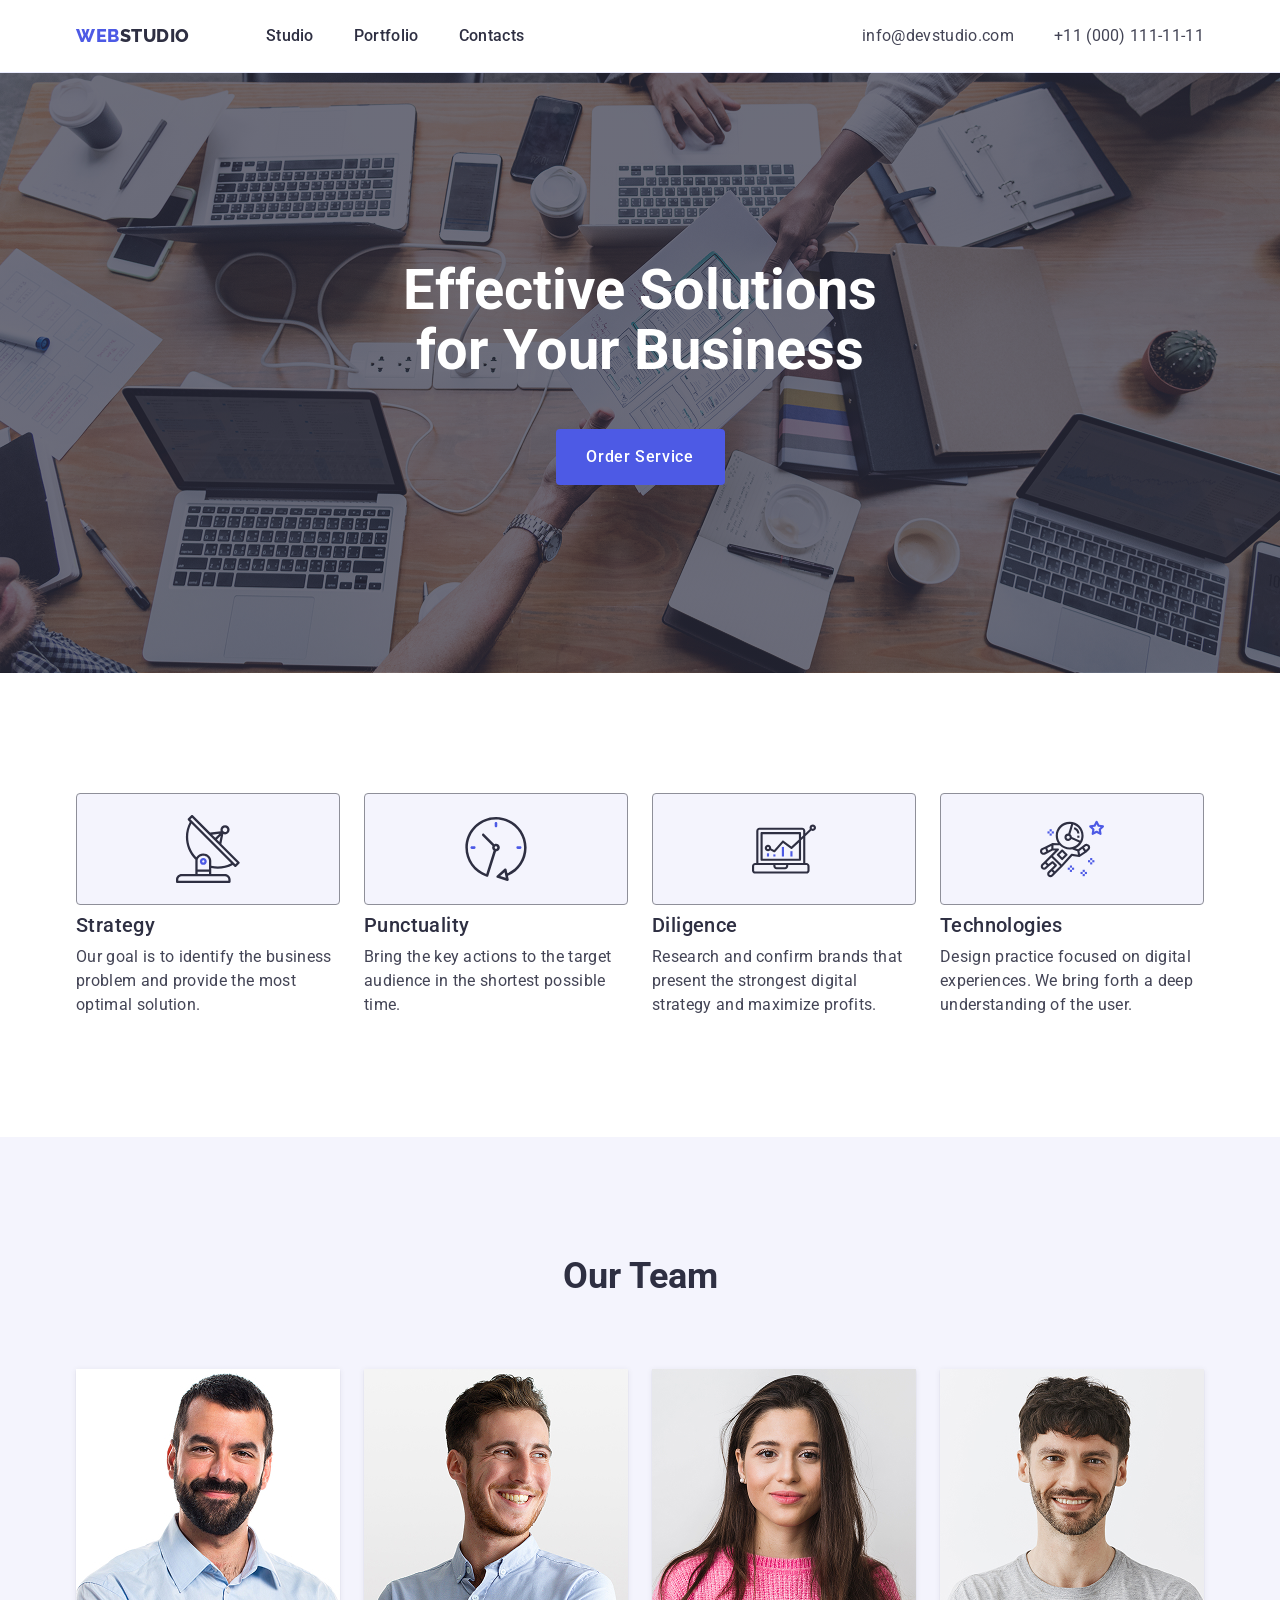
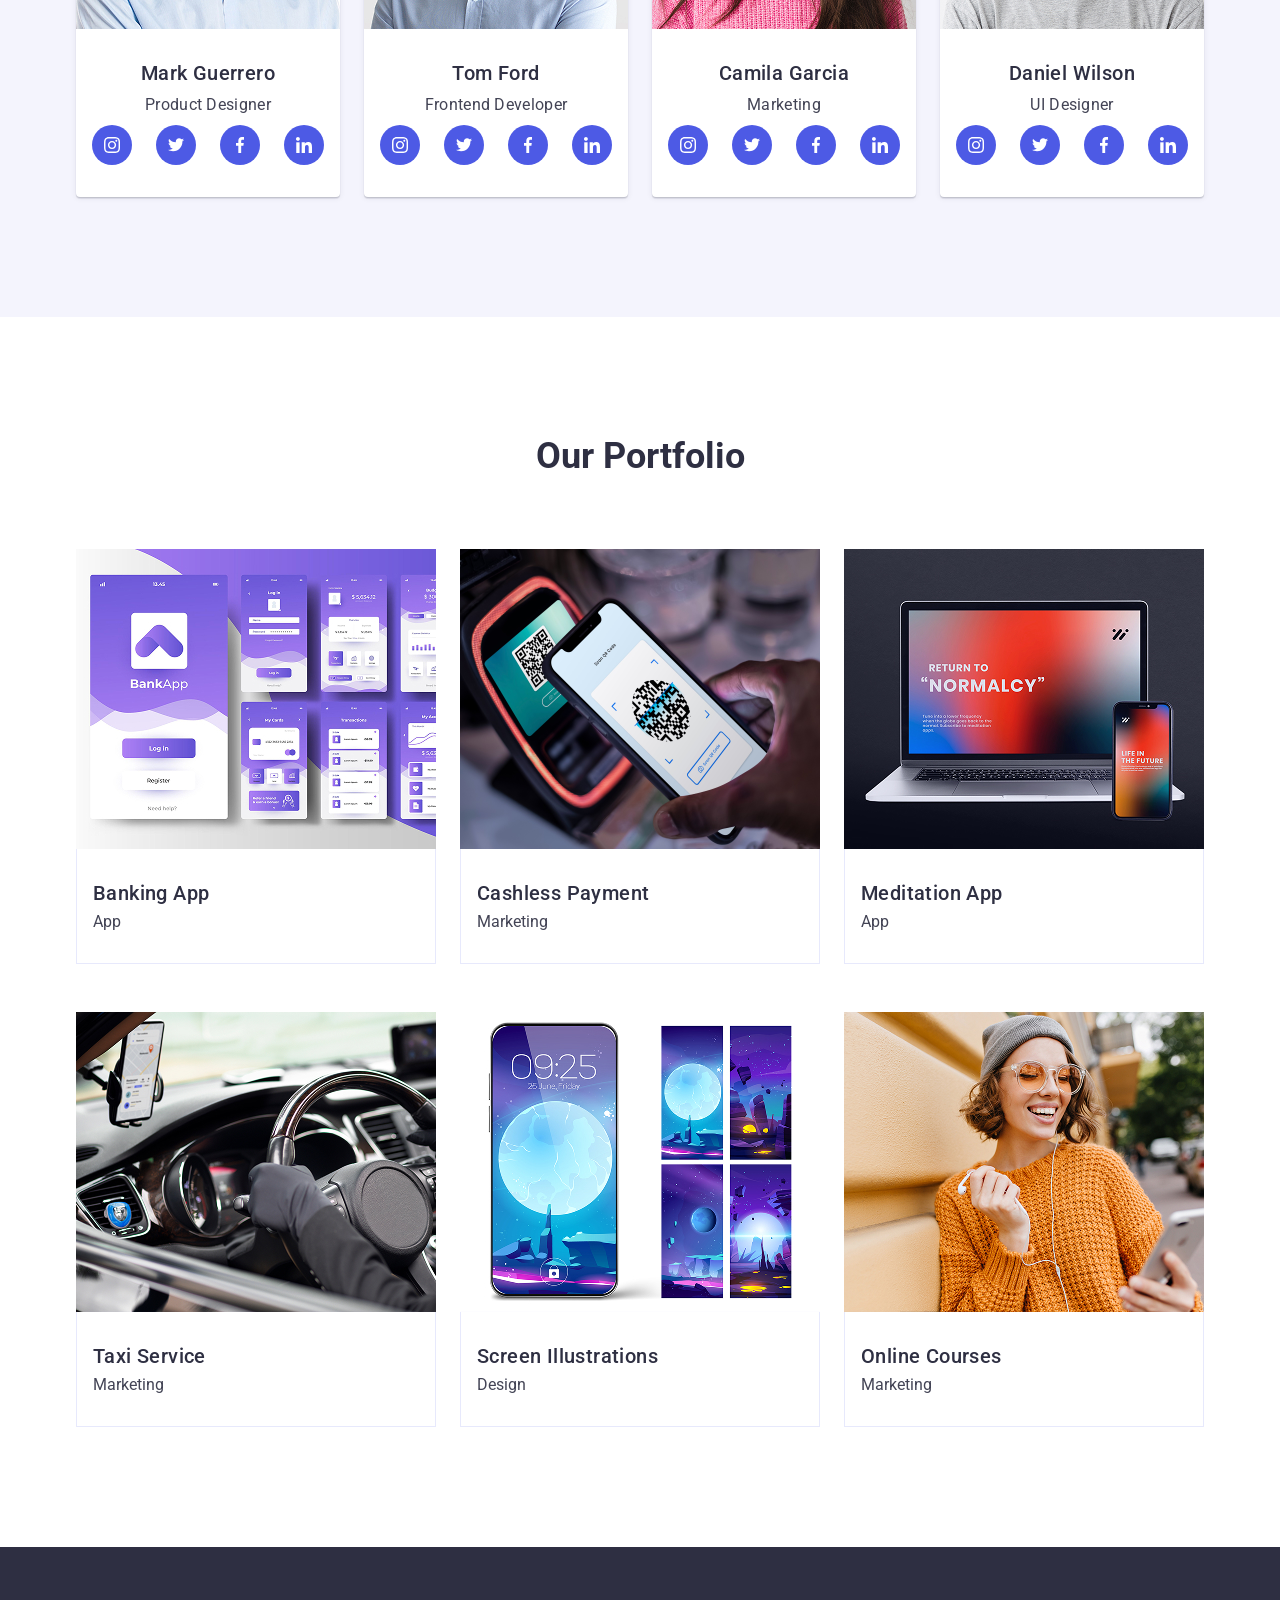
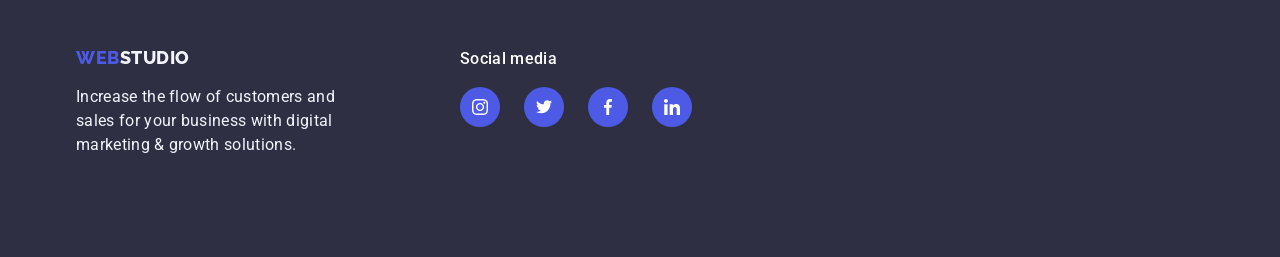
<file: index.html>
<!doctype html>
<html lang="en">
  <head>
    <meta charset="UTF-8" />
    <meta name="viewport" content="width=device-width, initial-scale=1.0" />
    <title>WebStudio</title>
    <link rel="preconnect" href="https://fonts.googleapis.com" />
    <link rel="preconnect" href="https://fonts.gstatic.com" crossorigin />
    <link
      href="https://fonts.googleapis.com/css2?family=Raleway:wght@700&family=Roboto:wght@400;500;700&display=swap"
      rel="stylesheet"
    />
    <link
      rel="stylesheet"
      href="https://cdnjs.cloudflare.com/ajax/libs/modern-normalize/2.0.0/modern-normalize.min.css"
    />
    <link rel="stylesheet" href="./css/styles.css" />
  </head>

  <body>
    <header class="header">
      <div class="container header-container">
        <nav class="header-nav">
          <a href="./index.html" class="logo header-logo"
            >WEB<span>STUDIO</span></a
          >
          <ul class="nav-list list">
            <li><a href="./index.html" class="nav-link">Studio</a></li>
            <li><a href="" class="nav-link">Portfolio</a></li>
            <li><a href="" class="nav-link">Contacts</a></li>
          </ul>
        </nav>
        <address class="contacts">
          <ul class="contacts-list list">
            <li>
              <a href="mailto:info@devstudio.com" class="contacts-link"
                >info@devstudio.com</a
              >
            </li>
            <li>
              <a href="tel:+110001111111" class="contacts-link"
                >+11 (000) 111-11-11</a
              >
            </li>
          </ul>
        </address>
      </div>
    </header>

    <main>
      <section class="hero">
        <div class="container">
          <h1 class="hero-title">Effective Solutions for Your Business</h1>
          <button type="button" class="hero-btn">Order Service</button>
        </div>
      </section>

      <section class="features">
        <div class="container">
          <h2 class="visually-hidden">Features</h2>
          <ul class="features-list list">
            <li class="features-item">
              <div class="features-icon-box">
                <img
                  src="./images/Group.svg"
                  alt="Strategy"
                  width="64"
                  height="64"
                />
              </div>
              <h3 class="features-subtitle">Strategy</h3>
              <p class="features-text">
                Our goal is to identify the business problem and provide the
                most optimal solution.
              </p>
            </li>
            <li class="features-item">
              <div class="features-icon-box">
                <img
                  src="./images/clock-1.svg"
                  alt="Punctuality"
                  width="64"
                  height="64"
                />
              </div>
              <h3 class="features-subtitle">Punctuality</h3>
              <p class="features-text">
                Bring the key actions to the target audience in the shortest
                possible time.
              </p>
            </li>
            <li class="features-item">
              <div class="features-icon-box">
                <img
                  src="./images/diagram-1.svg"
                  alt="Diligence"
                  width="64"
                  height="64"
                />
              </div>
              <h3 class="features-subtitle">Diligence</h3>
              <p class="features-text">
                Research and confirm brands that present the strongest digital
                strategy and maximize profits.
              </p>
            </li>
            <li class="features-item">
              <div class="features-icon-box">
                <img
                  src="./images/astronaut-1.svg"
                  alt="Technologies"
                  width="64"
                  height="64"
                />
              </div>
              <h3 class="features-subtitle">Technologies</h3>
              <p class="features-text">
                Design practice focused on digital experiences. We bring forth a
                deep understanding of the user.
              </p>
            </li>
          </ul>
        </div>
      </section>

      <section class="team">
        <div class="container">
          <h2 class="team-title">Our Team</h2>
          <ul class="team-list list">
            <li class="team-item">
              <img
                src="./images/mark-guerrero.jpg"
                alt="Mark Guerrero"
                width="264"
              />
              <div class="team-content">
                <h3 class="team-subtitle">Mark Guerrero</h3>
                <p class="team-text">Product Designer</p>
                <ul class="social-list list">
                  <li class="social-item">
                    <a href="" class="social-link"
                      ><img
                        src="./images/instagram2.svg"
                        class="social-img"
                        alt="Instagram"
                    /></a>
                  </li>
                  <li class="social-item">
                    <a href="" class="social-link"
                      ><img
                        src="./images/twitter.svg"
                        class="social-img"
                        alt="Twitter"
                    /></a>
                  </li>
                  <li class="social-item">
                    <a href="" class="social-link"
                      ><img
                        src="./images/facebook.svg"
                        class="social-img"
                        alt="Facebook"
                    /></a>
                  </li>
                  <li class="social-item">
                    <a href="" class="social-link"
                      ><img
                        src="./images/linkedin1.svg"
                        class="social-img"
                        alt="Linkedin"
                    /></a>
                  </li>
                </ul>
              </div>
            </li>
            <li class="team-item">
              <img src="./images/tom-ford.jpg" alt="Tom Ford" width="264" />
              <div class="team-content">
                <h3 class="team-subtitle">Tom Ford</h3>
                <p class="team-text">Frontend Developer</p>
                <ul class="social-list list">
                  <li class="social-item">
                    <a href="" class="social-link"
                      ><img
                        src="./images/instagram2.svg"
                        class="social-img"
                        alt="Instagram"
                    /></a>
                  </li>
                  <li class="social-item">
                    <a href="" class="social-link"
                      ><img
                        src="./images/twitter.svg"
                        class="social-img"
                        alt="Twitter"
                    /></a>
                  </li>
                  <li class="social-item">
                    <a href="" class="social-link"
                      ><img
                        src="./images/facebook.svg"
                        class="social-img"
                        alt="Facebook"
                    /></a>
                  </li>
                  <li class="social-item">
                    <a href="" class="social-link"
                      ><img
                        src="./images/linkedin1.svg"
                        class="social-img"
                        alt="Linkedin"
                    /></a>
                  </li>
                </ul>
              </div>
            </li>
            <li class="team-item">
              <img
                src="./images/camila-garcia.jpg"
                alt="Camila Garcia"
                width="264"
              />
              <div class="team-content">
                <h3 class="team-subtitle">Camila Garcia</h3>
                <p class="team-text">Marketing</p>
                <ul class="social-list list">
                  <li class="social-item">
                    <a href="" class="social-link"
                      ><img
                        src="./images/instagram2.svg"
                        class="social-img"
                        alt="Instagram"
                    /></a>
                  </li>
                  <li class="social-item">
                    <a href="" class="social-link"
                      ><img
                        src="./images/twitter.svg"
                        class="social-img"
                        alt="Twitter"
                    /></a>
                  </li>
                  <li class="social-item">
                    <a href="" class="social-link"
                      ><img
                        src="./images/facebook.svg"
                        class="social-img"
                        alt="Facebook"
                    /></a>
                  </li>
                  <li class="social-item">
                    <a href="" class="social-link"
                      ><img
                        src="./images/linkedin1.svg"
                        class="social-img"
                        alt="Linkedin"
                    /></a>
                  </li>
                </ul>
              </div>
            </li>
            <li class="team-item">
              <img
                src="./images/daniel-wilson.jpg"
                alt="Daniel Wilson"
                width="264"
              />
              <div class="team-content">
                <h3 class="team-subtitle">Daniel Wilson</h3>
                <p class="team-text">UI Designer</p>
                <ul class="social-list list">
                  <li class="social-item">
                    <a href="" class="social-link"
                      ><img
                        src="./images/instagram2.svg"
                        class="social-img"
                        alt="Instagram"
                    /></a>
                  </li>
                  <li class="social-item">
                    <a href="" class="social-link"
                      ><img
                        src="./images/twitter.svg"
                        class="social-img"
                        alt="Twitter"
                    /></a>
                  </li>
                  <li class="social-item">
                    <a href="" class="social-link"
                      ><img
                        src="./images/facebook.svg"
                        class="social-img"
                        alt="Facebook"
                    /></a>
                  </li>
                  <li class="social-item">
                    <a href="" class="social-link"
                      ><img
                        src="./images/linkedin1.svg"
                        class="social-img"
                        alt="Linkedin"
                    /></a>
                  </li>
                </ul>
              </div>
            </li>
          </ul>
        </div>
      </section>

      <section class="portfolio">
        <div class="container">
          <h2 class="portfolio-title">Our Portfolio</h2>
          <ul class="portfolio-list list">
            <li class="portfolio-item">
              <div class="portfolio-image-box">
                <img
                  src="./images/banking-app.jpg"
                  alt="Banking App"
                  width="360"
                />
                <p class="overlay">
                  14 Stylish and User-Friendly App Design Concepts for Your
                  Business
                </p>
              </div>
              <div class="portfolio-content">
                <h3 class="portfolio-subtitle">Banking App</h3>
                <p class="portfolio-text">App</p>
              </div>
            </li>
            <li class="portfolio-item">
              <div class="portfolio-image-box">
                <img
                  src="./images/cashless-payment.jpg"
                  alt="Cashless Payment"
                  width="360"
                />
                <p class="overlay">
                  14 Stylish and User-Friendly App Design Concepts for Your
                  Business
                </p>
              </div>
              <div class="portfolio-content">
                <h3 class="portfolio-subtitle">Cashless Payment</h3>
                <p class="portfolio-text">Marketing</p>
              </div>
            </li>
            <li class="portfolio-item">
              <div class="portfolio-image-box">
                <img
                  src="./images/meditation-app.jpg"
                  alt="Meditation App"
                  width="360"
                />
                <p class="overlay">
                  14 Stylish and User-Friendly App Design Concepts for Your
                  Business
                </p>
              </div>
              <div class="portfolio-content">
                <h3 class="portfolio-subtitle">Meditation App</h3>
                <p class="portfolio-text">App</p>
              </div>
            </li>
            <li class="portfolio-item">
              <div class="portfolio-image-box">
                <img
                  src="./images/taxi-service.jpg"
                  alt="Taxi Service"
                  width="360"
                />
                <p class="overlay">
                  14 Stylish and User-Friendly App Design Concepts for Your
                  Business
                </p>
              </div>
              <div class="portfolio-content">
                <h3 class="portfolio-subtitle">Taxi Service</h3>
                <p class="portfolio-text">Marketing</p>
              </div>
            </li>
            <li class="portfolio-item">
              <div class="portfolio-image-box">
                <img
                  src="./images/screen-illustrations.jpg"
                  alt="Screen Illustrations"
                  width="360"
                />
                <p class="overlay">
                  14 Stylish and User-Friendly App Design Concepts for Your
                  Business
                </p>
              </div>
              <div class="portfolio-content">
                <h3 class="portfolio-subtitle">Screen Illustrations</h3>
                <p class="portfolio-text">Design</p>
              </div>
            </li>
            <li class="portfolio-item">
              <div class="portfolio-image-box">
                <img
                  src="./images/online-courses.jpg"
                  alt="Online Courses"
                  width="360"
                />
                <p class="overlay">
                  14 Stylish and User-Friendly App Design Concepts for Your
                  Business
                </p>
              </div>
              <div class="portfolio-content">
                <h3 class="portfolio-subtitle">Online Courses</h3>
                <p class="portfolio-text">Marketing</p>
              </div>
            </li>
          </ul>
        </div>
      </section>
    </main>

    <footer class="footer">
      <div class="container footer-container">
        <div class="footer-left">
          <a href="./index.html" class="logo footer-logo"
            >WEB<span>STUDIO</span></a
          >
          <p class="footer-text">
            Increase the flow of customers and sales for your business with
            digital marketing & growth solutions.
          </p>
        </div>
        <div class="footer-social-box">
          <p class="footer-social-title">Social media</p>
          <ul class="social-list list">
            <li class="social-item">
              <a href="" class="social-link footer-social-link"
                ><img
                  src="./images/instagram2.svg"
                  class="social-img"
                  alt="Instagram"
              /></a>
            </li>
            <li class="social-item">
              <a href="" class="social-link footer-social-link"
                ><img
                  src="./images/twitter.svg"
                  class="social-img"
                  alt="Twitter"
              /></a>
            </li>
            <li class="social-item">
              <a href="" class="social-link footer-social-link"
                ><img
                  src="./images/facebook.svg"
                  class="social-img"
                  alt="Facebook"
              /></a>
            </li>
            <li class="social-item">
              <a href="" class="social-link footer-social-link"
                ><img
                  src="./images/linkedin1.svg"
                  class="social-img"
                  alt="Linkedin"
              /></a>
            </li>
          </ul>
        </div>
      </div>
    </footer>
  </body>
</html>
</file>
<file: css/styles.css>
/* --- RESET --- */
h1,
h2,
h3,
h4,
h5,
h6,
p {
  margin: 0;
}

ul,
ol {
  margin: 0;
  padding: 0;
  list-style: none;
}

img {
  display: block;
  max-width: 100%;
  height: auto;
}

a {
  text-decoration: none;
  color: inherit;
}

body {
  font-family: "Roboto", sans-serif;
  background-color: #ffffff;
  color: #434455;
}

.container {
  width: 1158px;
  margin: 0 auto;
  padding: 0 15px;
}

.visually-hidden {
  position: absolute;
  width: 1px;
  height: 1px;
  margin: -1px;
  border: 0;
  padding: 0;
  white-space: nowrap;
  clip-path: inset(100%);
  clip: rect(0 0 0 0);
  overflow: hidden;
}

/* --- HEADER --- */
.header {
  border-bottom: 1px solid #e7e9fc;
  box-shadow:
    0px 2px 1px rgba(46, 47, 66, 0.08),
    0px 1px 1px rgba(46, 47, 66, 0.16),
    0px 1px 6px rgba(46, 47, 66, 0.08);
}

.header-container {
  display: flex;
  align-items: center;
}

.header-nav {
  display: flex;
  align-items: center;
}

.logo {
  font-family: "Raleway", sans-serif;
  font-weight: 800;
  font-size: 18px;
  line-height: 1.17;
  letter-spacing: 0.03em;
  text-transform: uppercase;
  color: #4d5ae5;
}

.header-logo {
  margin-right: 76px;
}

.logo span {
  color: #2e2f42;
}

.nav-list {
  display: flex;
  gap: 40px;
}

.nav-link {
  font-weight: 500;
  font-size: 16px;
  line-height: 1.5;
  letter-spacing: 0.02em;
  color: #2e2f42;
  padding: 24px 0;
  display: block;
  transition: color 250ms cubic-bezier(0.4, 0, 0.2, 1);
}

.nav-link:hover {
  color: #404bbf;
}

.contacts {
  font-style: normal;
  margin-left: auto;
}

.contacts-list {
  display: flex;
  gap: 40px;
}

.contacts-link {
  font-size: 16px;
  line-height: 1.5;
  letter-spacing: 0.02em;
  color: #434455;
  transition: color 250ms cubic-bezier(0.4, 0, 0.2, 1);
}

.contacts-link:hover {
  color: #404bbf;
}

/* --- HERO --- */
.hero {
  background-color: #2e2f42;
  padding: 188px 0;
  background-image:
    linear-gradient(rgba(46, 47, 66, 0.7), rgba(46, 47, 66, 0.7)),
    url("../images/people-office 1.jpg");
  background-size: cover;
  background-position: center;
  background-repeat: no-repeat;
  max-width: 1440px;
  margin: 0 auto;
}

.hero-title {
  font-size: 56px;
  line-height: 1.07;
  text-align: center;
  color: #ffffff;
  max-width: 496px;
  margin: 0 auto 48px;
}

.hero-btn {
  background-color: #4d5ae5;
  color: #ffffff;
  cursor: pointer;
  font-family: inherit;
  font-weight: 500;
  font-size: 16px;
  line-height: 1.5;
  letter-spacing: 0.04em;
  min-width: 169px;
  height: 56px;
  border-radius: 4px;
  border: none;
  display: block;
  margin: 0 auto;
  transition: background-color 250ms cubic-bezier(0.4, 0, 0.2, 1);
}

.hero-btn:hover {
  background-color: #404bbf;
}

/* --- FEATURES --- */
.features {
  padding: 120px 0;
}

.features-list {
  display: flex;
  gap: 24px;
}

.features-item {
  width: calc((100% - 72px) / 4);
}

.features-icon-box {
  background-color: #f4f4fd;
  border: 1px solid #8e8f99;
  border-radius: 4px;
  height: 112px;
  display: flex;
  align-items: center;
  justify-content: center;
  margin-bottom: 8px;
}

.features-subtitle {
  font-weight: 500;
  font-size: 20px;
  line-height: 1.2;
  letter-spacing: 0.02em;
  color: #2e2f42;
  margin-bottom: 8px;
}

.features-text {
  font-size: 16px;
  line-height: 1.5;
  letter-spacing: 0.02em;
}

/* --- TEAM --- */
.team {
  background-color: #f4f4fd;
  padding: 120px 0;
}

.team-title {
  font-size: 36px;
  line-height: 1.11;
  text-align: center;
  color: #2e2f42;
  margin-bottom: 72px;
}

.team-list {
  display: flex;
  gap: 24px;
}

.team-item {
  background-color: #ffffff;
  width: calc((100% - 72px) / 4);
  border-radius: 0 0 4px 4px;
  box-shadow:
    0px 1px 6px rgba(46, 47, 66, 0.08),
    0px 1px 1px rgba(46, 47, 66, 0.16),
    0px 2px 1px rgba(46, 47, 66, 0.08);
}

.team-content {
  padding: 32px 0;
  text-align: center;
}

.team-subtitle {
  font-weight: 500;
  font-size: 20px;
  line-height: 1.2;
  letter-spacing: 0.02em;
  color: #2e2f42;
  margin-bottom: 8px;
}

.team-text {
  font-size: 16px;
  line-height: 1.5;
  letter-spacing: 0.02em;
  margin-bottom: 8px;
}

/* --- PORTFOLIO --- */
.portfolio {
  padding: 120px 0;
}

.portfolio-title {
  font-size: 36px;
  line-height: 1.11;
  text-align: center;
  color: #2e2f42;
  margin-bottom: 72px;
}

.portfolio-list {
  display: flex;
  flex-wrap: wrap;
  column-gap: 24px;
  row-gap: 48px;
}

.portfolio-item {
  width: calc((100% - 48px) / 3);
  transition: box-shadow 250ms cubic-bezier(0.4, 0, 0.2, 1);
}

.portfolio-item:hover {
  box-shadow:
    0px 1px 6px rgba(46, 47, 66, 0.08),
    0px 1px 1px rgba(46, 47, 66, 0.16),
    0px 2px 1px rgba(46, 47, 66, 0.08);
}

.portfolio-image-box {
  position: relative;
  overflow: hidden;
}

.overlay {
  position: absolute;
  top: 0;
  left: 0;
  width: 100%;
  height: 100%;
  background-color: #4d5ae5;
  color: #f4f4fd;
  padding: 40px 32px;
  transform: translateY(100%);
  transition: transform 250ms cubic-bezier(0.4, 0, 0.2, 1);
}

.portfolio-item:hover .overlay {
  transform: translateY(0);
}

.portfolio-content {
  padding: 32px 16px;
  border: 1px solid #e7e9fc;
  border-top: none;
}

.portfolio-subtitle {
  font-weight: 500;
  font-size: 20px;
  line-height: 1.2;
  letter-spacing: 0.02em;
  color: #2e2f42;
  margin-bottom: 8px;
}

/* --- FOOTER --- */
.footer {
  background-color: #2e2f42;
  padding: 100px 0;
}

.footer-container {
  display: flex;
  align-items: baseline;
}

.footer-left {
  margin-right: 120px;
}

.footer-logo {
  display: inline-block;
  margin-bottom: 16px;
}

.footer-logo span {
  color: #f4f4fd;
}

.footer-text {
  color: #f4f4fd;
  max-width: 264px;
  line-height: 1.5;
  letter-spacing: 0.02em;
}

.footer-social-title {
  font-weight: 500;
  color: #ffffff;
  margin-bottom: 16px;
  font-size: 16px;
  line-height: 1.5;
  letter-spacing: 0.02em;
}

/* --- SOSYAL MEDYA İKONLARI (IMG YAPISI) --- */
.social-list {
  display: flex;
  gap: 24px;
  justify-content: center;
}

.social-link {
  width: 40px;
  height: 40px;
  background-color: #4d5ae5;
  border-radius: 50%;
  display: flex;
  align-items: center;
  justify-content: center;
  transition: background-color 250ms cubic-bezier(0.4, 0, 0.2, 1);
}

.social-link:hover {
  background-color: #404bbf;
}

.footer-social-link:hover {
  background-color: #31d0aa;
}

.social-img {
  width: 16px;
  height: 16px;
  /* İkonları beyaz yapmak için filter ekliyoruz */
  filter: brightness(0) invert(1);
}
</file>
